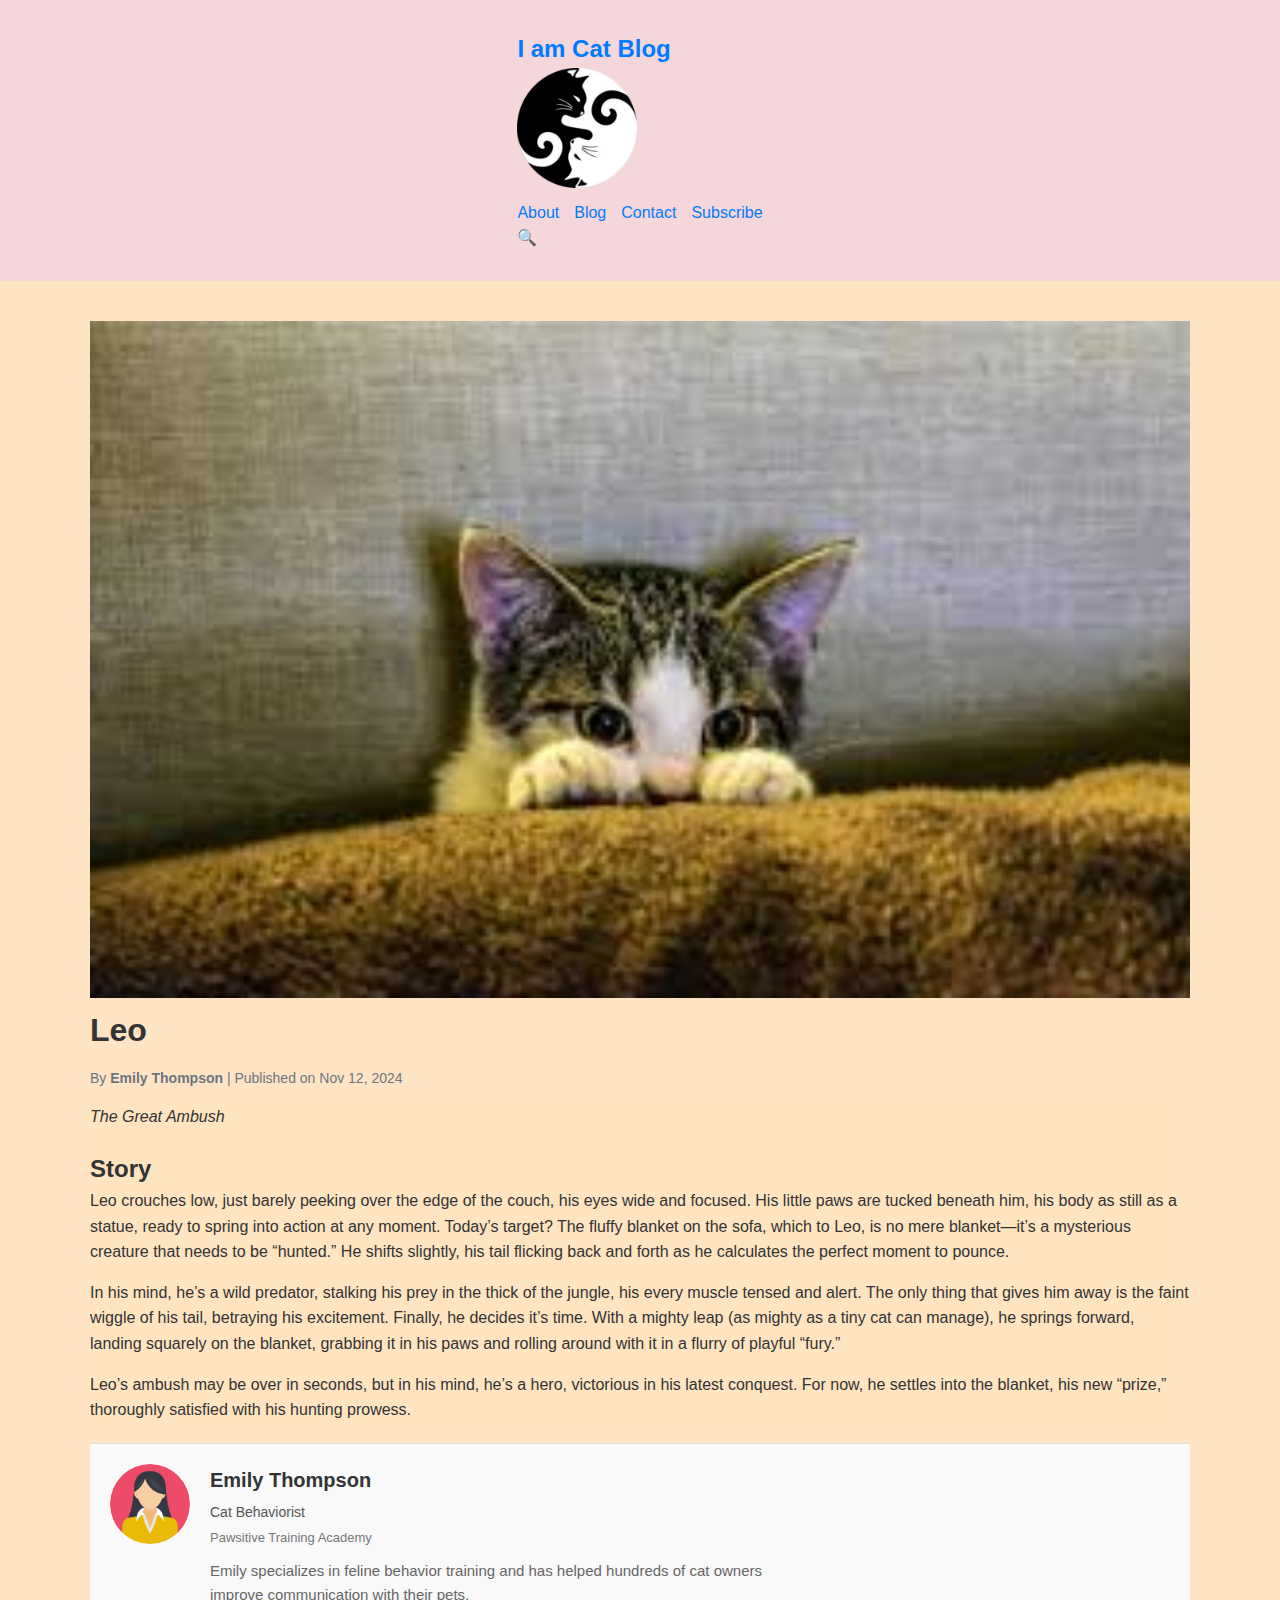
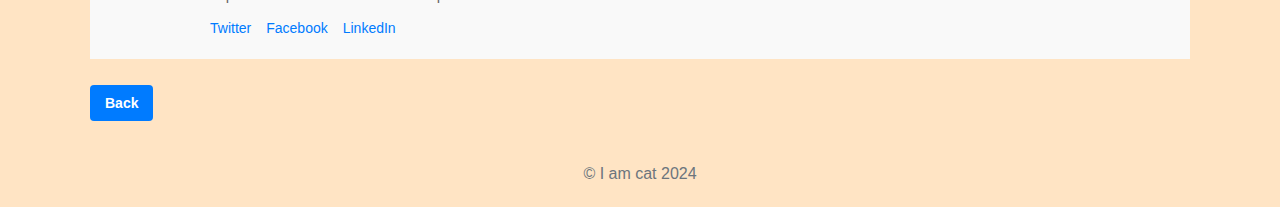
<file: leoStory.html>
<!DOCTYPE html>
<html lang="en">
  <head>
    <meta charset="UTF-8" />
    <meta name="viewport" content="width=device-width, initial-scale=1.0" />
    <title>Blog Post Title</title>
    <link rel="stylesheet" href="static/css/main.css" />
  </head>

  <body>
    <header class="navbar">
      <div class="container">
        <h1 class="logo">I am Cat Blog</h1>
        <a href="index.html" class="logo">
          <img
            class="logoImage"
            src="static/images/catLogo.png"
            alt="I am Cat logo"
          />
        </a>
        <nav>
          <ul class="nav-links">
            <li><a href="about.html">About</a></li>
            <li><a href="blog.html">Blog</a></li>
            <li><a href="contact.html">Contact</a></li>
            <li><a href="subscribe.html">Subscribe</a></li>
          </ul>
          <a href="search.html" class="search-icon">&#128269;</a>
        </nav>
      </div>
    </header>

    <main class="container">
      <article class="post-content">
        <header>
          <figure class="post-figure">
            <img
              src="static/images/cat1.png"
              alt="Leo the Cat"
              class="post-image-story"
            />
          </figure>
          <h1>Leo</h1>
          <p class="post-meta">
            By <strong>Emily Thompson</strong> | Published on
            <time datetime="2024-11-12">Nov 12, 2024</time>
          </p>
        </header>
        <section class="story">
          <p><em>The Great Ambush</em></p>
          <h2>Story</h2>
          <p>
            Leo crouches low, just barely peeking over the edge of the couch,
            his eyes wide and focused. His little paws are tucked beneath him,
            his body as still as a statue, ready to spring into action at any
            moment. Today’s target? The fluffy blanket on the sofa, which to
            Leo, is no mere blanket—it’s a mysterious creature that needs to be
            “hunted.” He shifts slightly, his tail flicking back and forth as he
            calculates the perfect moment to pounce.
          </p>
          <p>
            In his mind, he’s a wild predator, stalking his prey in the thick of
            the jungle, his every muscle tensed and alert. The only thing that
            gives him away is the faint wiggle of his tail, betraying his
            excitement. Finally, he decides it’s time. With a mighty leap (as
            mighty as a tiny cat can manage), he springs forward, landing
            squarely on the blanket, grabbing it in his paws and rolling around
            with it in a flurry of playful “fury.”
          </p>
          <p>
            Leo’s ambush may be over in seconds, but in his mind, he’s a hero,
            victorious in his latest conquest. For now, he settles into the
            blanket, his new “prize,” thoroughly satisfied with his hunting
            prowess.
          </p>
        </section>
      </article>
      <section class="author-info">
        <img
          src="static/images/pfpFemale.png"
          alt="Author's Avatar"
          class="author-avatar"
        />
        <div class="author-details">
          <h3 class="author-name">Emily Thompson</h3>
          <p class="author-title">Cat Behaviorist</p>
          <p class="author-company">Pawsitive Training Academy</p>
          <p class="author-bio">
            Emily specializes in feline behavior training and has helped
            hundreds of cat owners improve communication with their pets.
          </p>
          <div class="social-sharing">
            <a href="https://twitter.com" class="social-link">Twitter</a>
            <a href="https://www.facebook.com" class="social-link">Facebook</a>
            <a href="https://www.linkedin.com" class="social-link">LinkedIn</a>
          </div>
        </div>
      </section>
      <br />
      <a href="index.html" class="read-more">
        <button type="button" class="read-more-button">Back</button>
      </a>
    </main>

    <footer class="footer">
      <p>&copy; I am cat 2024</p>
    </footer>
  </body>
</html>
</file>
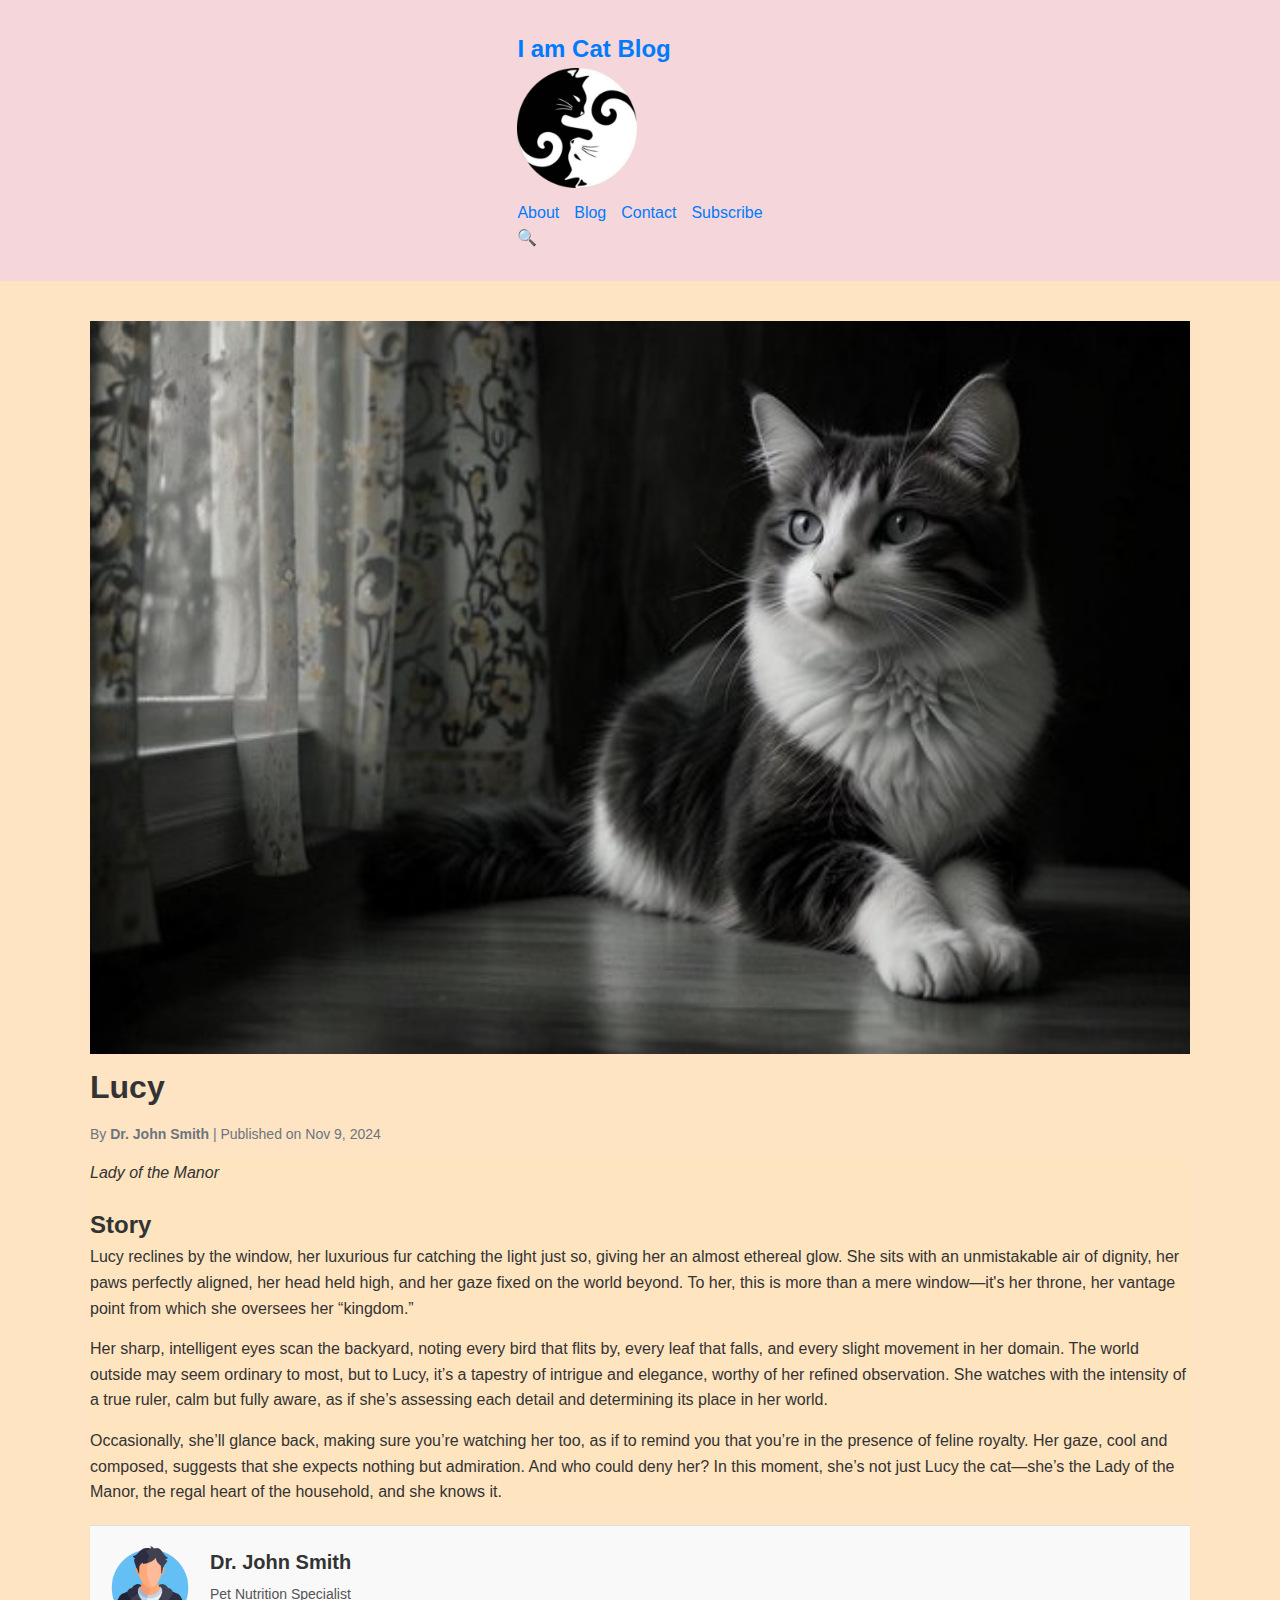
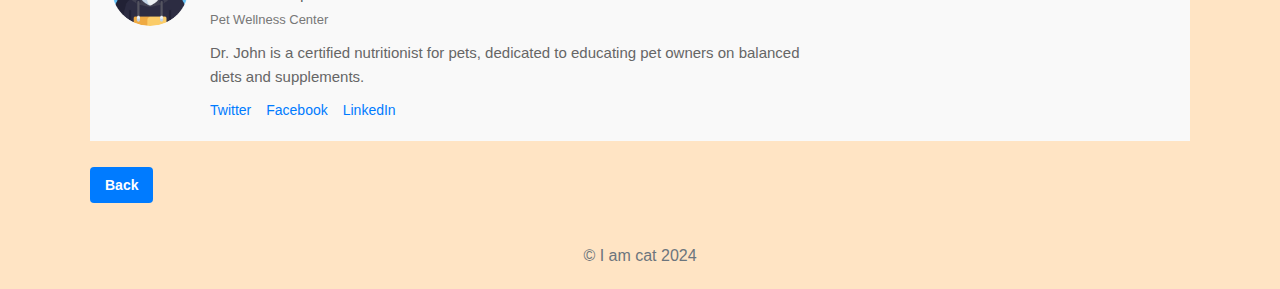
<file: lucyStory.html>
<!DOCTYPE html>
<html lang="en">
  <head>
    <meta charset="UTF-8" />
    <meta name="viewport" content="width=device-width, initial-scale=1.0" />
    <title>Blog Post Title</title>
    <link rel="stylesheet" href="static/css/main.css" />
  </head>

  <body>
    <header class="navbar">
      <div class="container">
        <h1 class="logo">I am Cat Blog</h1>
        <a href="index.html" class="logo">
          <img
            class="logoImage"
            src="static/images/catLogo.png"
            alt="I am Cat logo"
          />
        </a>
        <nav>
          <ul class="nav-links">
            <li><a href="about.html">About</a></li>
            <li><a href="blog.html">Blog</a></li>
            <li><a href="contact.html">Contact</a></li>
            <li><a href="subscribe.html">Subscribe</a></li>
          </ul>
          <a href="search.html" class="search-icon">&#128269;</a>
        </nav>
      </div>
    </header>

    <main class="container">
      <article class="post-content">
        <header>
          <figure class="post-figure">
            <img
              src="static/images/cat3.png"
              alt="Lucy the Cat"
              class="post-image-story"
            />
          </figure>
          <h1>Lucy</h1>
          <p class="post-meta">
            By <strong>Dr. John Smith</strong> | Published on
            <time datetime="2024-11-9">Nov 9, 2024</time>
          </p>
        </header>
        <section class="story">
          <p><em>Lady of the Manor</em></p>
          <h2>Story</h2>
          <p>
            Lucy reclines by the window, her luxurious fur catching the light
            just so, giving her an almost ethereal glow. She sits with an
            unmistakable air of dignity, her paws perfectly aligned, her head
            held high, and her gaze fixed on the world beyond. To her, this is
            more than a mere window—it's her throne, her vantage point from
            which she oversees her “kingdom.”
          </p>
          <p>
            Her sharp, intelligent eyes scan the backyard, noting every bird
            that flits by, every leaf that falls, and every slight movement in
            her domain. The world outside may seem ordinary to most, but to
            Lucy, it’s a tapestry of intrigue and elegance, worthy of her
            refined observation. She watches with the intensity of a true ruler,
            calm but fully aware, as if she’s assessing each detail and
            determining its place in her world.
          </p>
          <p>
            Occasionally, she’ll glance back, making sure you’re watching her
            too, as if to remind you that you’re in the presence of feline
            royalty. Her gaze, cool and composed, suggests that she expects
            nothing but admiration. And who could deny her? In this moment,
            she’s not just Lucy the cat—she’s the Lady of the Manor, the regal
            heart of the household, and she knows it.
          </p>
        </section>
      </article>
      <section class="author-info">
        <img
          src="static/images/pfp.png"
          alt="Author's Avatar"
          class="author-avatar"
        />
        <div class="author-details">
          <h3 class="author-name">Dr. John Smith</h3>
          <p class="author-title">Pet Nutrition Specialist</p>
          <p class="author-company">Pet Wellness Center</p>
          <p class="author-bio">
            Dr. John is a certified nutritionist for pets, dedicated to
            educating pet owners on balanced diets and supplements.
          </p>
          <div class="social-sharing">
            <a href="https://twitter.com" class="social-link">Twitter</a>
            <a href="https://www.facebook.com" class="social-link">Facebook</a>
            <a href="https://www.linkedin.com" class="social-link">LinkedIn</a>
          </div>
        </div>
      </section>
      <br />
      <a href="index.html" class="read-more">
        <button type="button" class="read-more-button">Back</button>
      </a>
    </main>

    <footer class="footer">
      <p>&copy; I am cat 2024</p>
    </footer>
  </body>
</html>
</file>
<file: static/css/main.css>
@import url('base.css');
@import url('layout.css');
@import url('theme.css');
</file>
